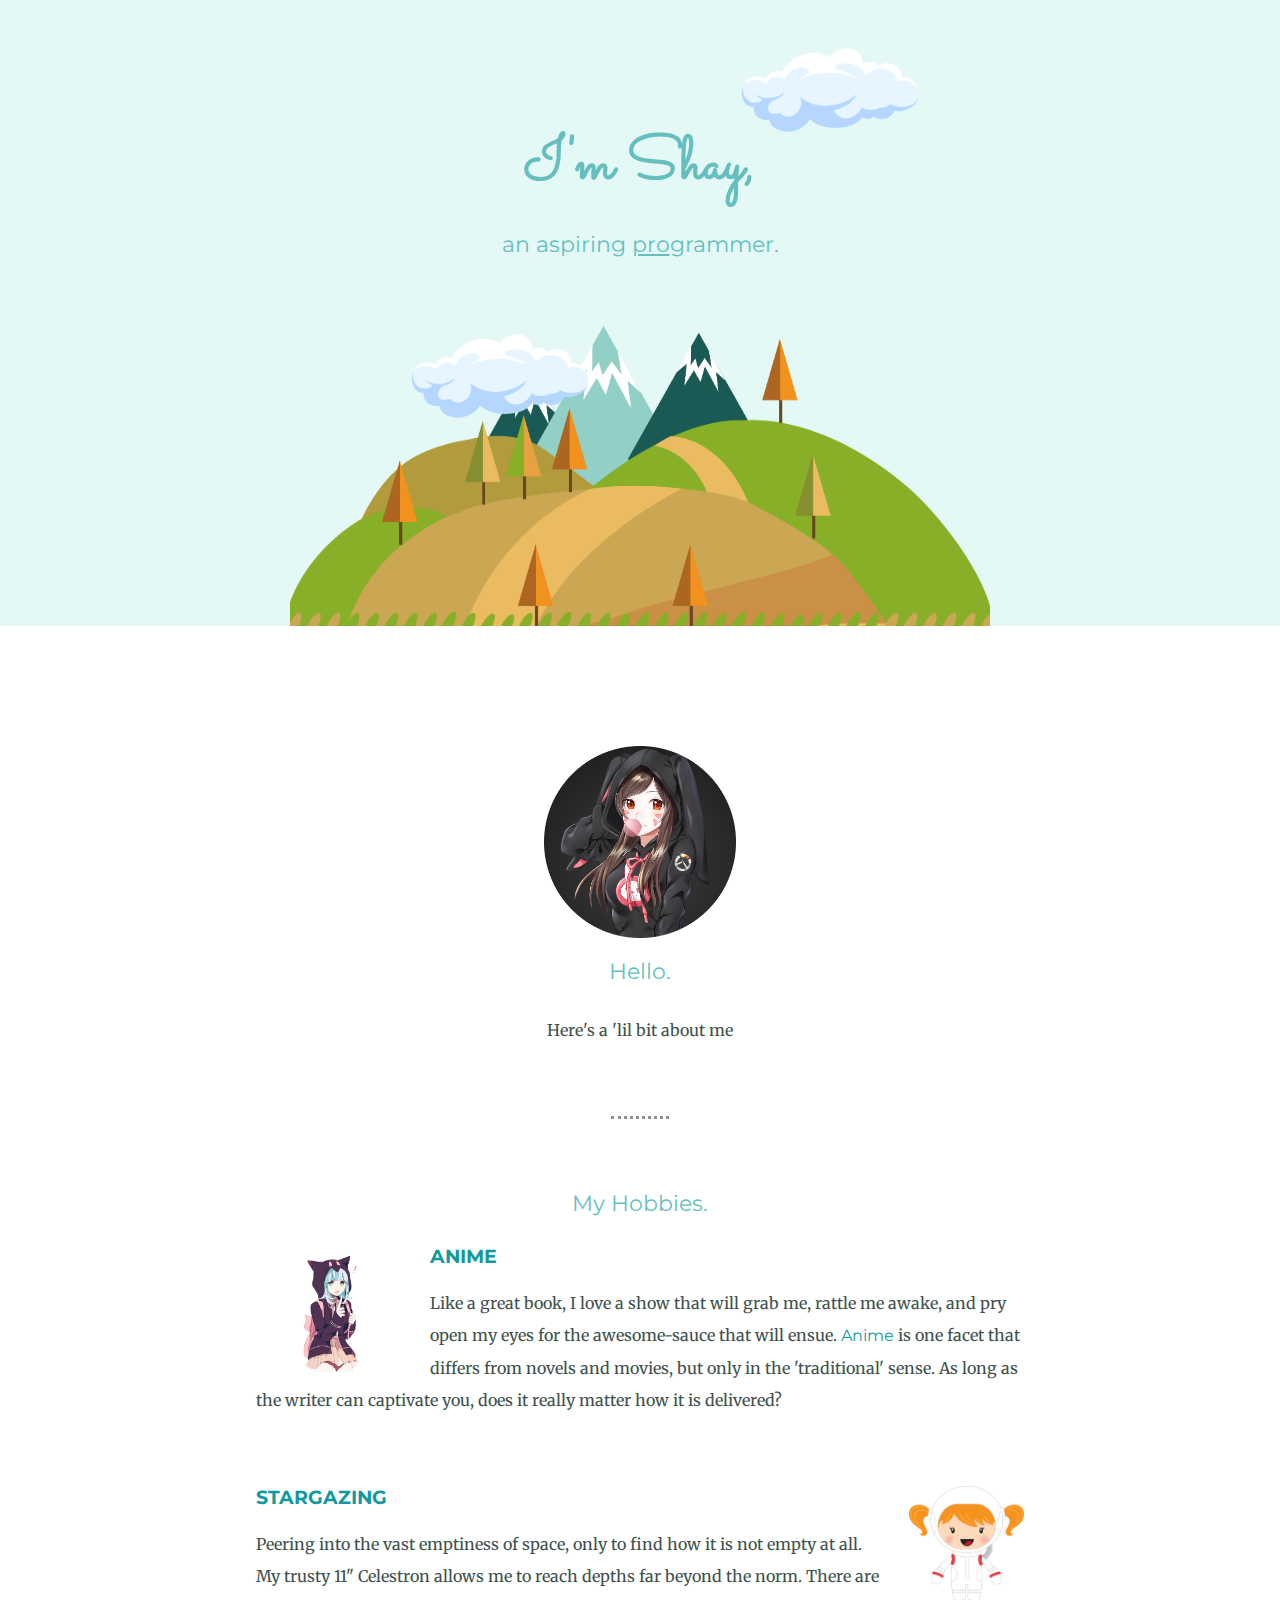
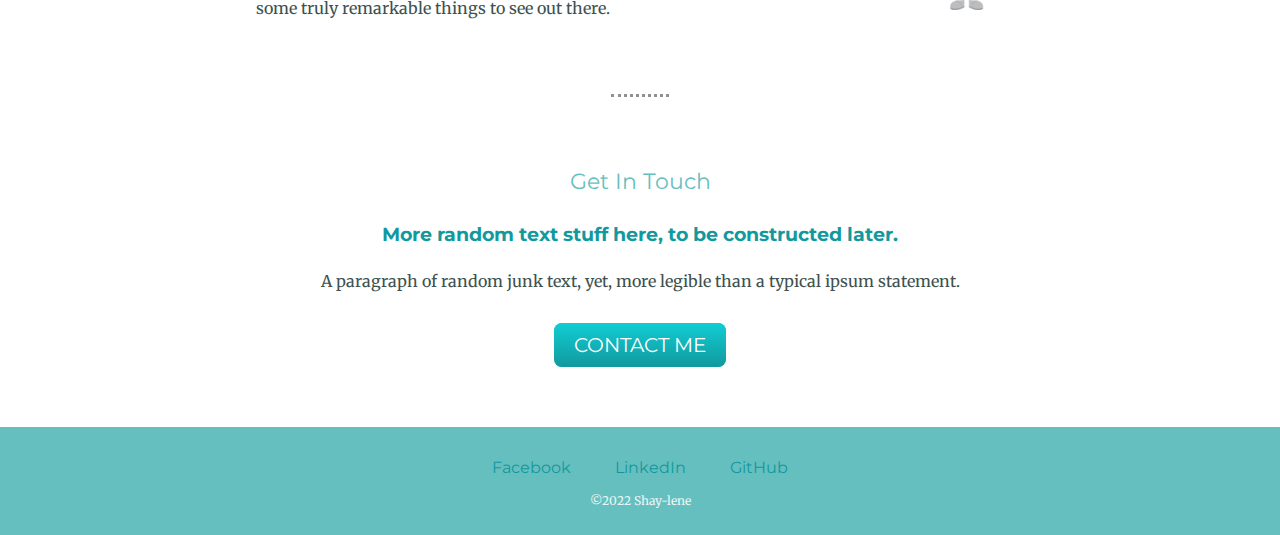
<file: index.html>
<html lang="en" dir="ltr">
  <head>
    <meta charset="utf-8">
    <title>Shay-lene's Foyer</title>
    <link rel="stylesheet" href="css/styles.css">
    <link rel="icon" href="images/favicon.ico">
    <link rel="preconnect" href="https://fonts.googleapis.com">
    <link rel="preconnect" href="https://fonts.gstatic.com" crossorigin>
    <link href="https://fonts.googleapis.com/css2?family=Merriweather&family=Montserrat&family=Sacramento&display=swap" rel="stylesheet">

  </head>

  <body>
    <div class="top-container">
      <img height="100px" width="200px" class="top-cloud" src="images/cloud01.png" alt="cloud1-img">
      <h1>I'm Shay,</h1>
      <p><h2>an aspiring <span class="pro">pro</span>grammer.</h2></p>
      <br/><br/>
      <img height="100px" width="200px" class="bottom-cloud" src="images/cloud01.png" alt="cloud2-img">
      <img height="300px" width="700px" class="mountain" src="images/mountain01.png" alt="mountain1-img">
    </div>

    <div class="middle-container">
      <div class="profile">
        <img class="profile-pic" src="images/HoodieGirl-crop.png" alt="">
        <h2>Hello.</h2>
        <p>Here's a 'lil bit about me</p>
      </div>
      <hr/>
      <div class="skills">
        <h2>My Hobbies.</h2>
        <div class="skill-row">
          <img class="code-img" src="images/Animegirl-CA04C.png" alt="">
          <h3>ANIME</h3>
          <p>Like a great book, I love a show that will grab me, rattle me awake, and pry open my eyes for the awesome-sauce that will ensue.
              <a class="normal-anchor" margin="0" href="anime.html">Anime</a> is one facet that differs from novels and movies, but only in the 'traditional' sense. As long as the writer can captivate you, does
              it really matter how it is delivered?
          </p>
        </div>
        <div class="skill-row">
          <img class="chilli-img" src="images/spacegirl01.png" alt="">
          <h3>STARGAZING</h3>
          <p>Peering into the vast emptiness of space, only to find how it is not empty at all. My trusty 11" Celestron allows me to reach depths far
              beyond the norm. There are some truly remarkable things to see out there.
          </p>
        </div>
      </div>
      <hr>
      <div class="contact-me">
        <h2>Get In Touch</h2>
        <h3>More random text stuff here, to be constructed later.</h3>
        <p>A paragraph of random junk text, yet, more legible than a typical ipsum statement.</p>
        <br/>
        <a class="btn" href="mailto:name@emailcom">CONTACT ME</a>
      </div>
    </div>

    <div class="bottom-container">
    <a class="footer-link" href="https://www.facebook.com">Facebook</a>
    <a class="footer-link" href="https://www.linkedin.com">LinkedIn</a>
    <a class="footer-link" href="https://www.github.com">GitHub</a>
    <p class="copyright">©2022 Shay-lene</p>
    </div>

  </body>
</html>
</file>
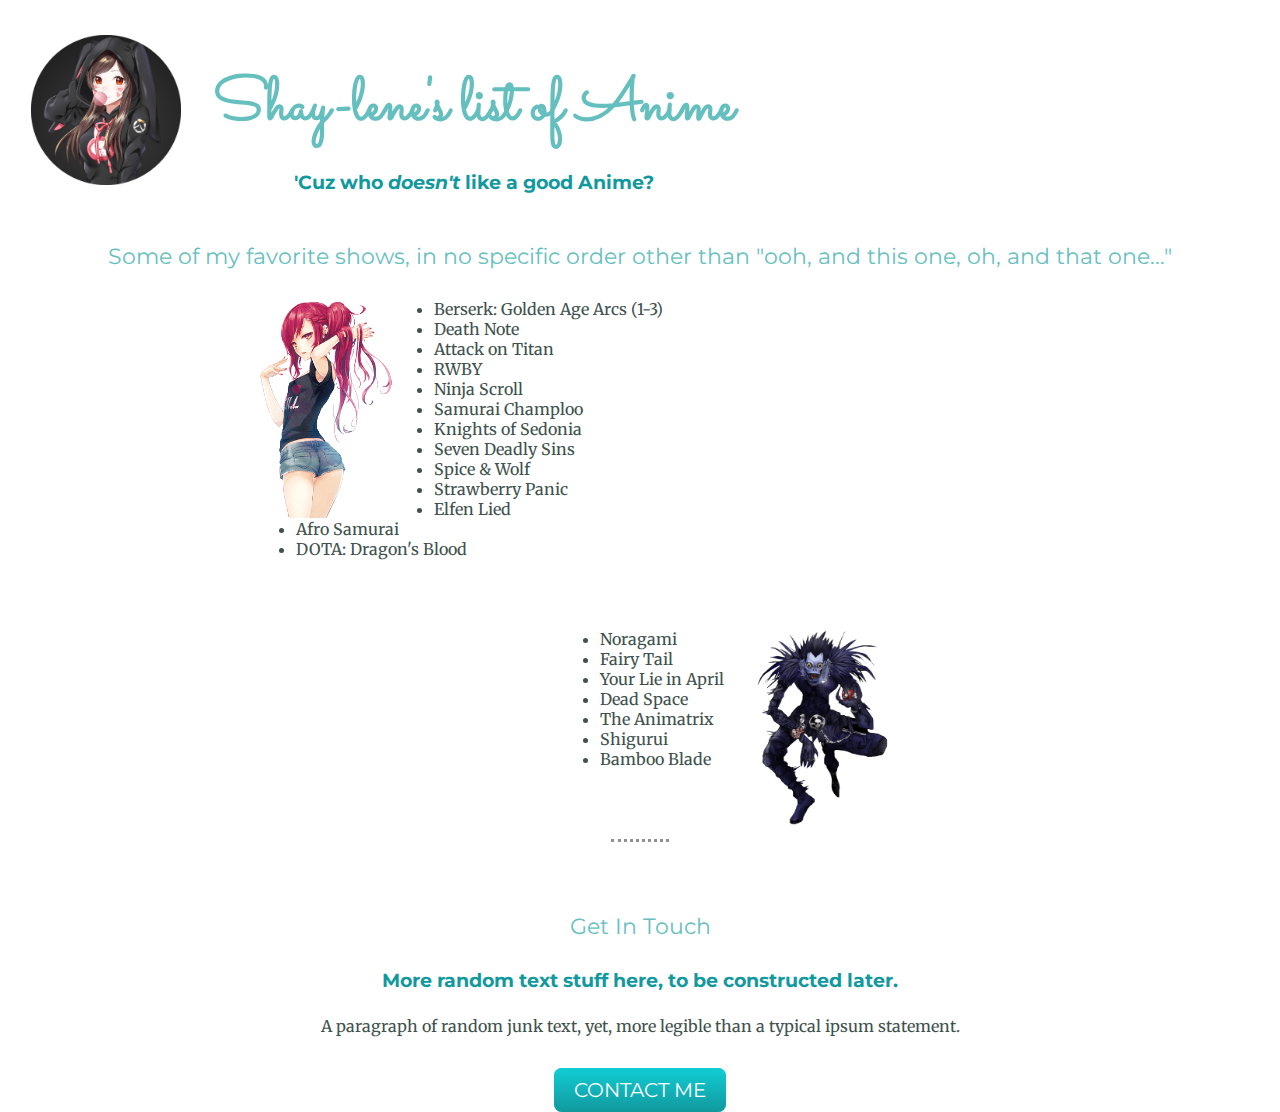
<file: anime.html>
<!DOCTYPE html>
<html lang="en" dir="ltr">
  <head>
    <meta charset="utf-8">
    <title>Shay's Anime</title>
    <link rel="stylesheet" href="css/styles.css">
    <link rel="icon" href="images/favicon.ico">
    <link rel="preconnect" href="https://fonts.googleapis.com">
    <link rel="preconnect" href="https://fonts.gstatic.com" crossorigin>
    <link href="https://fonts.googleapis.com/css2?family=Merriweather&family=Montserrat&family=Sacramento&display=swap" rel="stylesheet">
  </head>
  <body>
    <table cellspacing="10">
      <tr>
        <td><a href="index.html"><img width="150" height="150" src="images/HoodieGirl-crop.png" alt="avatar-img"></a></td>
        <td>
          <h1>Shay-lene's list of Anime</h1>
          <h3>'Cuz who <em>doesn't</em> like a good Anime?</h3>
        </td>
      </tr>
    </table>
    <div class="middle2-container">
      <div class="skills">
        <h2>Some of my favorite shows, in no specific order other than "ooh, and this one, oh, and that one..."</h2>
        <div class="skill-row">
          <img class="ani01-img" src="images/Animegirl-CA07C.png" alt="">
          <ul>
            <li>Berserk: Golden Age Arcs (1-3)</li>
            <li>Death Note</li>
            <li>Attack on Titan</li>
            <li>RWBY</li>
            <li>Ninja Scroll</li>
            <li>Samurai Champloo</li>
            <li>Knights of Sedonia</li>
            <li>Seven Deadly Sins</li>
            <li>Spice & Wolf</li>
            <li>Strawberry Panic</li>
            <li>Elfen Lied</li>
            <li>Afro Samurai</li>
            <li>DOTA: Dragon's Blood</li>
          </ul>
        </div>
        <div class="ani2-row">
          <img class="ryuk-img" src="images/Ryuk-01.png" alt="">
          <li>Noragami</li>
          <li>Fairy Tail</li>
          <li>Your Lie in April</li>
          <li>Dead Space</li>
          <li>The Animatrix</li>
          <li>Shigurui</li>
          <li>Bamboo Blade</li>
        </div>
      </div>
      <hr>
      <div class="contact-me">
        <h2>Get In Touch</h2>
        <h3>More random text stuff here, to be constructed later.</h3>
        <p>A paragraph of random junk text, yet, more legible than a typical ipsum statement.</p>
        <br/>
        <a class="btn" href="mailto:name@emailcom">CONTACT ME</a>
      </div>
    </div>
  </body>
</html>
</file>
<file: css/styles.css>
body {
  color: #40514E;
  margin: 0;
  text-align: center;
  font-family: 'Merriweather', serif;
}

h1 {
  font-size: 380%;
  margin: 50px auto 0 auto;
  font-family: 'Sacramento', cursive;
  color: #66BFBF;
  line-height: 1.5;
}

h2 {
  font-family: 'Montserrat', sans-serif;
  font-size: 1.4rem;
  font-weight: normal;
  color: #66BFBF;
  padding-bottom: 10px;
}

h3 {
  color: #11999E;
  font-family: 'Montserrat', sans-serif;
}

div {
}

.top-container {
  background-color: #E4F9F5;
  position: relative;
  padding-top: 70px;
}

p {
  line-height: 2;
}

hr {
  border: dotted #91908C;
  border-bottom: none;
  width: 4%;
  margin: 70px auto 70px auto;
}

a {
  color: #11999E;
  font-family: 'Montserrat', sans-serif;
  margin: 10px 20px;
  text-decoration: none;
}

a:hover {
  color: #EAF6F6;
}

.left-list {
  margin: auto 20px auto auto;
}

.normal-anchor {
  margin: auto;
}

.normal-anchor:hover {
  color: purple;
}

.middle-container {
  margin: 70px 0;
}

.middle2-container {
  margin: 0;
}

.bottom-container {
  background-color: #66BFBF;
  padding: 30px 0 10px;
}

.skill-row {
  width: 60%;
  margin: 10px auto 70px auto;
  text-align: left;
}

.ani2-row {
  width: 60%;
  margin: 10px auto auto 400px;
  text-align: left;
  padding-left: 200px;
}

.pro {
  text-decoration: underline;
}

.top-cloud {
  position: absolute;
  right: 350px;
  top: 40px;
}

.bottom-cloud {
  position: absolute;
  left: 400px;
  bottom: 200px;
}

.mountain {
}

.code-img {
  width: 20%;
  float: left;
  margin-right: 20px;
}

.chilli-img {
  width: 15%;
  float: right;
  margin-left: 20px;
}

.ani01-img {
  width: 18%;
  float: left;
  margin-right: 40px;
}

.ryuk-img {
  position: relative;
  width: 25%;
  float: right;
  margin-right: 450px;
}

.profile-pic {
  width: 15%;
  padding-top: 50px;
}

.chatbubble {
  position: absolute;
  width: 25%;
}

.copyright {
  color: #EAF6F6;
  font-size: 0.75rem;
}

.btn {
  transition-duration: 0.4s;
  background: #11CDD4;
  background-image: -webkit-linear-gradient(top, #11CDD4, #11999E);
  background-image: -moz-linear-gradient(top, #11CDD4, #11999E);
  background-image: -ms-linear-gradient(top, #11CDD4, #11999E);
  background-image: -o-linear-gradient(top, #11CDD4, #11999E);
  background-image: linear-gradient(to bottom, #11CDD4, #11999E);
  -webkit-border-radius: 8;
  -moz-border-radius: 8;
  border-radius: 8px;
  font-family: 'Montserrat', sans-serif;
  color: #ffffff;
  font-size: 20px;
  padding: 10px 20px 10px 20px;
  text-decoration: none;
}

.btn:hover {
  background: #30E3CB;
  background-image: -webkit-linear-gradient(top, #30E3CB, #2BC4AD);
  background-image: -moz-linear-gradient(top, #30E3CB, #2BC4AD);
  background-image: -ms-linear-gradient(top, #30E3CB, #2BC4AD);
  background-image: -o-linear-gradient(top, #30E3CB, #2BC4AD);
  background-image: linear-gradient(to bottom, #30E3CB, #2BC4AD);
  text-decoration: none;
  box-shadow: 0 12px 16px 0 rgba(0,0,0,0.24), 0 17px 50px 0 rgba(0,0,0,0.19);
}
</file>
